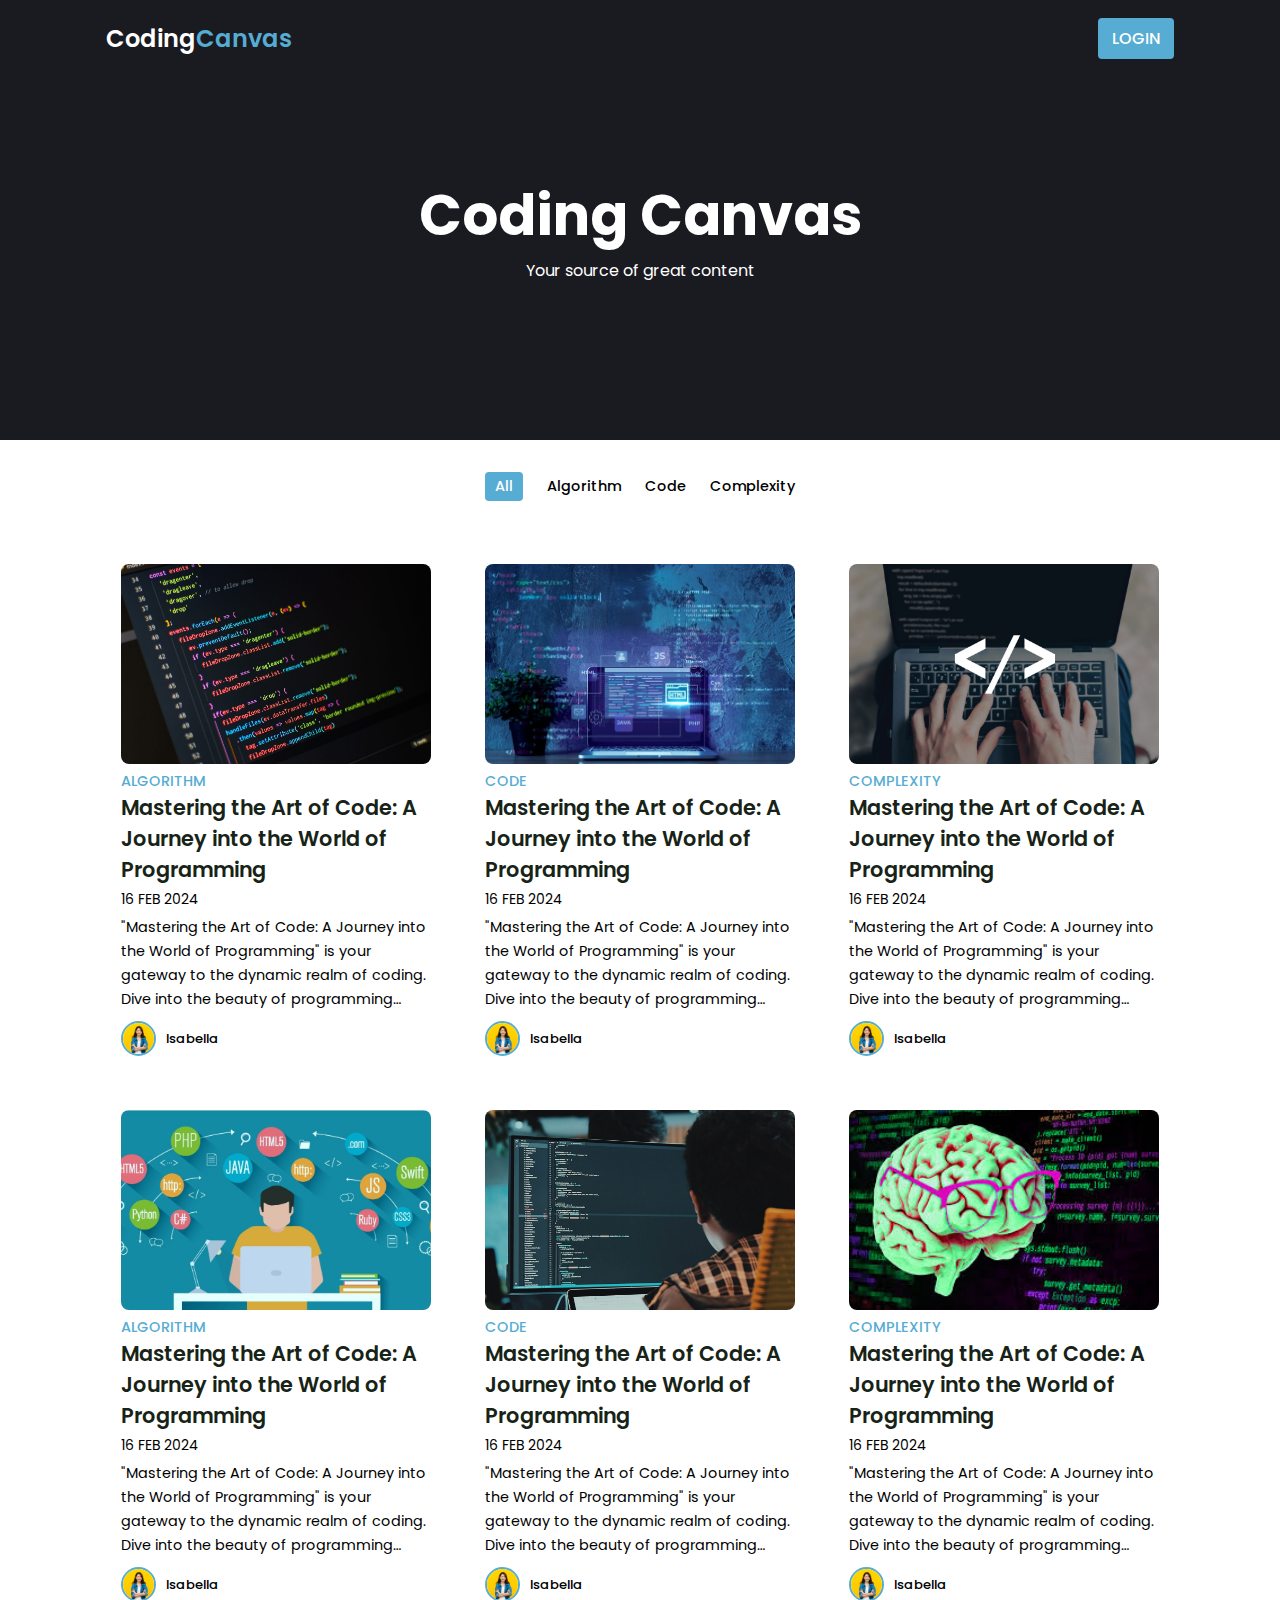
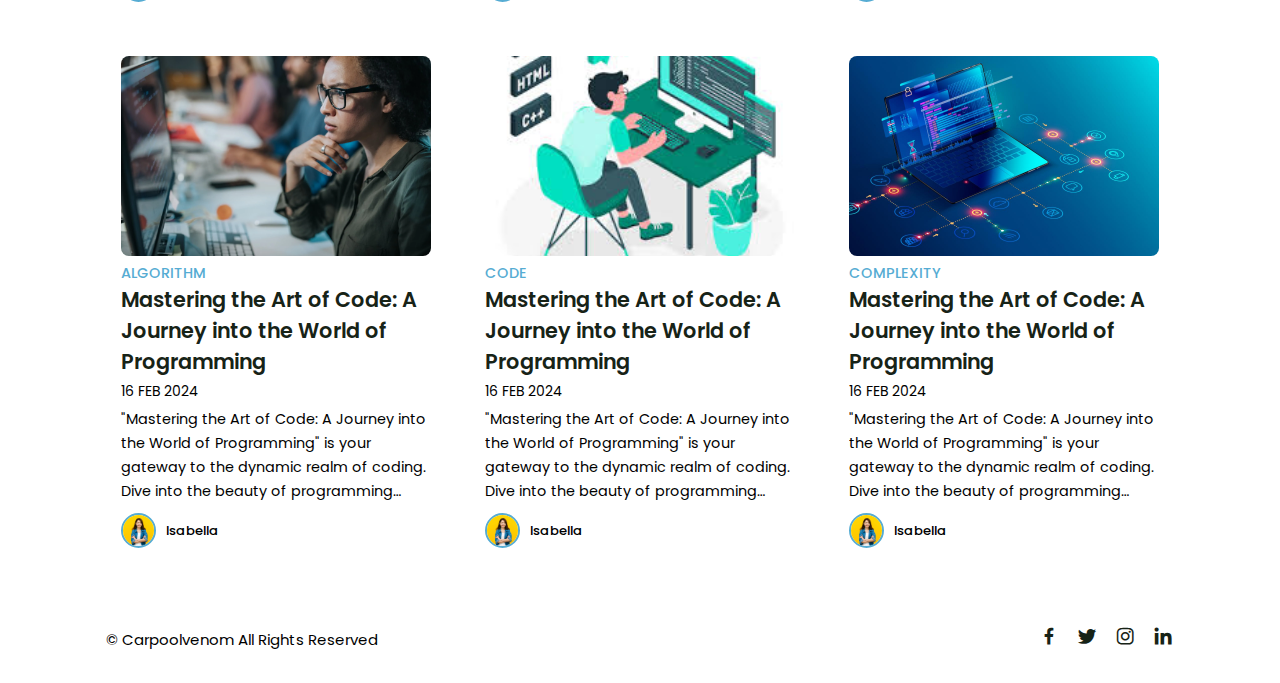
<file: index.html>
<!DOCTYPE html>
<html>
    <head>
        <meta charset="UTF-8">
        <meta http-equiv="X-UA-Compatible" content="IE=edge">
        <meta name="viewport" content="width=device-width, initial-scale=1.0">
        <title>Blog Website</title>
        <link rel="stylesheet" href="style.css">
        <link href='https://unpkg.com/boxicons@2.1.4/css/boxicons.min.css' rel='stylesheet'>

    </head>

    <body>
        <header>
            <div class="nav container">
            <a href="#" class="logo">Coding<span>Canvas</span></a>
            <a href="#" class="login">Login</a>
        </div>
        </header>

        <section class="home" id="home">
            <div class="home-text container">
                <h2 class="home-title">Coding Canvas</h2>
                <span class="home-subtitle">Your source of great content</span>
            </div>
        </section>

        <div class="post-filter container">
            <span class="filter-item active-filter" data-filter='all'>All</span>
            <span class="filter-item" data-filter='algorithm'>Algorithm</span>
            <span class="filter-item" data-filter='code'>Code</span>
            <span class="filter-item" data-filter='complexity'>Complexity</span>
        </div>

        <section class="post container">

            <div class="post-box algorithm">
                <img src="post-1.jpg" alt="" class="post-img">
                <h2 class="category">Algorithm</h2>
                <a href="post-page.html" class="post-title">
                    Mastering the Art of Code: A Journey into the World of Programming                </a>
                <span class="post-date">16 feb 2024</span>
                <p class="post-description">"Mastering the Art of Code: A Journey into the World of Programming" is your gateway to the dynamic realm of coding. Dive into the beauty of programming languages, unraveling Python's elegance, JavaScript's versatility, and Java's robustness. This blog bridges theory and practice, guiding beginners and seasoned developers alike through fundamental algorithms, advanced data structures, and real-world applications. Discover expert tips, tricks, and a vibrant coding community where collaboration and creativity thrive. More than just a blog, it's a source of inspiration, a guide to innovation, and a celebration of the artistry behind coding.</p>

                <div class="profile">
                    <img src="profile-1.jpg" alt="" class="profile-img">
                    <span class="profile-name">Isabella</span>
                </div>
            </div>

            <div class="post-box code">
                <img src="post-2.jpg" alt="" class="post-img">
                <h2 class="category">Code</h2>
                <a href="post-page.html" class="post-title">
                    Mastering the Art of Code: A Journey into the World of Programming                </a>
                <span class="post-date">16 feb 2024</span>
                <p class="post-description">"Mastering the Art of Code: A Journey into the World of Programming" is your gateway to the dynamic realm of coding. Dive into the beauty of programming languages, unraveling Python's elegance, JavaScript's versatility, and Java's robustness. This blog bridges theory and practice, guiding beginners and seasoned developers alike through fundamental algorithms, advanced data structures, and real-world applications. Discover expert tips, tricks, and a vibrant coding community where collaboration and creativity thrive. More than just a blog, it's a source of inspiration, a guide to innovation, and a celebration of the artistry behind coding.</p>

                <div class="profile">
                    <img src="profile-1.jpg" alt="" class="profile-img">
                    <span class="profile-name">Isabella</span>
                </div>
            </div>

            <div class="post-box complexity">
                <img src="post-3.jpg" alt="" class="post-img">
                <h2 class="category">Complexity</h2>
                <a href="post-page.html" class="post-title">
                    Mastering the Art of Code: A Journey into the World of Programming                </a>
                <span class="post-date">16 feb 2024</span>
                <p class="post-description">"Mastering the Art of Code: A Journey into the World of Programming" is your gateway to the dynamic realm of coding. Dive into the beauty of programming languages, unraveling Python's elegance, JavaScript's versatility, and Java's robustness. This blog bridges theory and practice, guiding beginners and seasoned developers alike through fundamental algorithms, advanced data structures, and real-world applications. Discover expert tips, tricks, and a vibrant coding community where collaboration and creativity thrive. More than just a blog, it's a source of inspiration, a guide to innovation, and a celebration of the artistry behind coding.</p>

                <div class="profile">
                    <img src="profile-1.jpg" alt="" class="profile-img">
                    <span class="profile-name">Isabella</span>
                </div>
            </div>

            <div class="post-box algorithm">
                <img src="post-4.jpg" alt="" class="post-img">
                <h2 class="category">Algorithm</h2>
                <a href="post-page.html" class="post-title">
                    Mastering the Art of Code: A Journey into the World of Programming                </a>
                <span class="post-date">16 feb 2024</span>
                <p class="post-description">"Mastering the Art of Code: A Journey into the World of Programming" is your gateway to the dynamic realm of coding. Dive into the beauty of programming languages, unraveling Python's elegance, JavaScript's versatility, and Java's robustness. This blog bridges theory and practice, guiding beginners and seasoned developers alike through fundamental algorithms, advanced data structures, and real-world applications. Discover expert tips, tricks, and a vibrant coding community where collaboration and creativity thrive. More than just a blog, it's a source of inspiration, a guide to innovation, and a celebration of the artistry behind coding.</p>

                <div class="profile">
                    <img src="profile-1.jpg" alt="" class="profile-img">
                    <span class="profile-name">Isabella</span>
                </div>
            </div>

            <div class="post-box code">
                <img src="post-5.jpg" alt="" class="post-img">
                <h2 class="category">Code</h2>
                <a href="post-page.html" class="post-title">
                    Mastering the Art of Code: A Journey into the World of Programming                </a>
                <span class="post-date">16 feb 2024</span>
                <p class="post-description">"Mastering the Art of Code: A Journey into the World of Programming" is your gateway to the dynamic realm of coding. Dive into the beauty of programming languages, unraveling Python's elegance, JavaScript's versatility, and Java's robustness. This blog bridges theory and practice, guiding beginners and seasoned developers alike through fundamental algorithms, advanced data structures, and real-world applications. Discover expert tips, tricks, and a vibrant coding community where collaboration and creativity thrive. More than just a blog, it's a source of inspiration, a guide to innovation, and a celebration of the artistry behind coding.</p>

                <div class="profile">
                    <img src="profile-1.jpg" alt="" class="profile-img">
                    <span class="profile-name">Isabella</span>
                </div>
            </div>

            <div class="post-box complexity">
                <img src="post-6.jpg" alt="" class="post-img">
                <h2 class="category">Complexity</h2>
                <a href="post-page.html" class="post-title">
                    Mastering the Art of Code: A Journey into the World of Programming                </a>
                <span class="post-date">16 feb 2024</span>
                <p class="post-description">"Mastering the Art of Code: A Journey into the World of Programming" is your gateway to the dynamic realm of coding. Dive into the beauty of programming languages, unraveling Python's elegance, JavaScript's versatility, and Java's robustness. This blog bridges theory and practice, guiding beginners and seasoned developers alike through fundamental algorithms, advanced data structures, and real-world applications. Discover expert tips, tricks, and a vibrant coding community where collaboration and creativity thrive. More than just a blog, it's a source of inspiration, a guide to innovation, and a celebration of the artistry behind coding.</p>

                <div class="profile">
                    <img src="profile-1.jpg" alt="" class="profile-img">
                    <span class="profile-name">Isabella</span>
                </div>
            </div>

            <div class="post-box algorithm">
                <img src="post-7.jpg" alt="" class="post-img">
                <h2 class="category">Algorithm</h2>
                <a href="post-page.html" class="post-title">
                    Mastering the Art of Code: A Journey into the World of Programming                </a>
                <span class="post-date">16 feb 2024</span>
                <p class="post-description">"Mastering the Art of Code: A Journey into the World of Programming" is your gateway to the dynamic realm of coding. Dive into the beauty of programming languages, unraveling Python's elegance, JavaScript's versatility, and Java's robustness. This blog bridges theory and practice, guiding beginners and seasoned developers alike through fundamental algorithms, advanced data structures, and real-world applications. Discover expert tips, tricks, and a vibrant coding community where collaboration and creativity thrive. More than just a blog, it's a source of inspiration, a guide to innovation, and a celebration of the artistry behind coding.</p>

                <div class="profile">
                    <img src="profile-1.jpg" alt="" class="profile-img">
                    <span class="profile-name">Isabella</span>
                </div>
            </div>

            <div class="post-box code">
                <img src="post-8.jpg" alt="" class="post-img">
                <h2 class="category">Code</h2>
                <a href="post-page.html" class="post-title">
                    Mastering the Art of Code: A Journey into the World of Programming                </a>
                <span class="post-date">16 feb 2024</span>
                <p class="post-description">"Mastering the Art of Code: A Journey into the World of Programming" is your gateway to the dynamic realm of coding. Dive into the beauty of programming languages, unraveling Python's elegance, JavaScript's versatility, and Java's robustness. This blog bridges theory and practice, guiding beginners and seasoned developers alike through fundamental algorithms, advanced data structures, and real-world applications. Discover expert tips, tricks, and a vibrant coding community where collaboration and creativity thrive. More than just a blog, it's a source of inspiration, a guide to innovation, and a celebration of the artistry behind coding.</p>

                <div class="profile">
                    <img src="profile-1.jpg" alt="" class="profile-img">
                    <span class="profile-name">Isabella</span>
                </div>
            </div>

            <div class="post-box complexity">
                <img src="post-9.jpg" alt="" class="post-img">
                <h2 class="category">Complexity</h2>
                <a href="post-page.html" class="post-title">
                    Mastering the Art of Code: A Journey into the World of Programming                </a>
                <span class="post-date">16 feb 2024</span>
                <p class="post-description">"Mastering the Art of Code: A Journey into the World of Programming" is your gateway to the dynamic realm of coding. Dive into the beauty of programming languages, unraveling Python's elegance, JavaScript's versatility, and Java's robustness. This blog bridges theory and practice, guiding beginners and seasoned developers alike through fundamental algorithms, advanced data structures, and real-world applications. Discover expert tips, tricks, and a vibrant coding community where collaboration and creativity thrive. More than just a blog, it's a source of inspiration, a guide to innovation, and a celebration of the artistry behind coding.</p>

                <div class="profile">
                    <img src="profile-1.jpg" alt="" class="profile-img">
                    <span class="profile-name">Isabella</span>
                </div>
            </div>
        </section>

        <div class="footer container">
            <p>&#169; Carpoolvenom All Rights Reserved</p>
            <div class="social">
                <a href="#"><i class='bx bxl-facebook'></i></a>
                <a href="#"><i class='bx bxl-twitter'></i></a>
                <a href="#"><i class='bx bxl-instagram'></i></a>
                <a href="#"><i class='bx bxl-linkedin'></i></a>

            </div>
        </div>

        <script src="https://code.jquery.com/jquery-3.7.1.js" integrity="sha256-eKhayi8LEQwp4NKxN+CfCh+3qOVUtJn3QNZ0TciWLP4=" crossorigin="anonymous"></script>
        <script src="script.js"></script>
    </body>
</html>
</file>
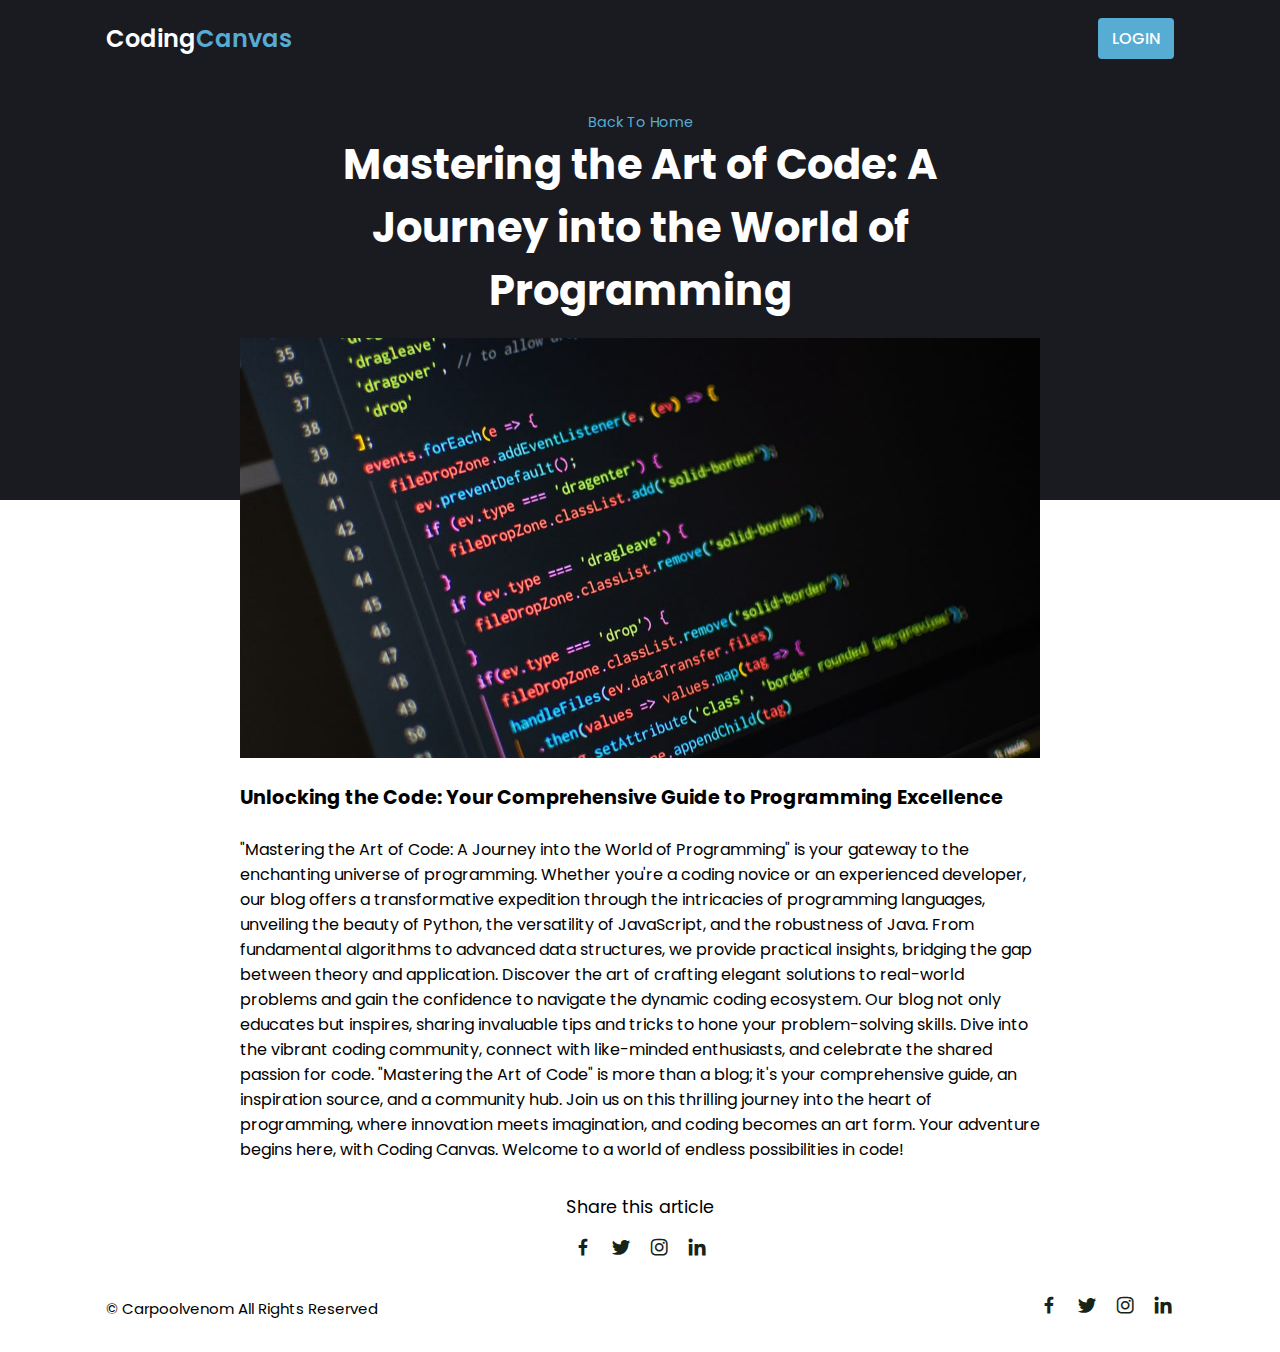
<file: post-page.html>
<!DOCTYPE html>
<html>
    <head>
        <meta charset="UTF-8">
        <meta http-equiv="X-UA-Compatible" content="IE=edge">
        <meta name="viewport" content="width=device-width, initial-scale=1.0">
        <title>Post Page</title>
        <link rel="stylesheet" href="style.css">
        <link href='https://unpkg.com/boxicons@2.1.4/css/boxicons.min.css' rel='stylesheet'>

    </head>

    <body>
        <header>
            <div class="nav container">
            <a href="index.html" class="logo">Coding<span>Canvas</span></a>
            <a href="#" class="login">Login</a>
        </div>
        </header>
      
        <section class="post-header">
            <div class="header-content post-container">
                <a href="index.html" class="back-home">Back To Home</a>
                <h1 class="header-title">Mastering the Art of Code: A Journey into the World of Programming</h1>
                <img src="post-1.jpg" alt="" class="header-img">
            </div>
        </section>

        <section class="post-content post-container">
            <br><br><br>
            <h2 class="sub-heading">Unlocking the Code: Your Comprehensive Guide to Programming Excellence</h2>
            <br>
            <p class="post-section">"Mastering the Art of Code: A Journey into the World of Programming" is your gateway to the enchanting universe of programming. Whether you're a coding novice or an experienced developer, our blog offers a transformative expedition through the intricacies of programming languages, unveiling the beauty of Python, the versatility of JavaScript, and the robustness of Java. From fundamental algorithms to advanced data structures, we provide practical insights, bridging the gap between theory and application. Discover the art of crafting elegant solutions to real-world problems and gain the confidence to navigate the dynamic coding ecosystem. Our blog not only educates but inspires, sharing invaluable tips and tricks to hone your problem-solving skills. Dive into the vibrant coding community, connect with like-minded enthusiasts, and celebrate the shared passion for code. "Mastering the Art of Code" is more than a blog; it's your comprehensive guide, an inspiration source, and a community hub. Join us on this thrilling journey into the heart of programming, where innovation meets imagination, and coding becomes an art form. Your adventure begins here, with Coding Canvas. Welcome to a world of endless possibilities in code!</p>
        </section>

        <div class="share post-container">
            <span class="share-title">Share this article</span>
            <div class="social">
                <a href="#"><i class='bx bxl-facebook'></i></a>
                <a href="#"><i class='bx bxl-twitter'></i></a>
                <a href="#"><i class='bx bxl-instagram'></i></a>
                <a href="#"><i class='bx bxl-linkedin'></i></a>
            </div>
        </div>

        <div class="footer container">
            <p>&#169; Carpoolvenom All Rights Reserved</p>
            <div class="social">
                <a href="#"><i class='bx bxl-facebook'></i></a>
                <a href="#"><i class='bx bxl-twitter'></i></a>
                <a href="#"><i class='bx bxl-instagram'></i></a>
                <a href="#"><i class='bx bxl-linkedin'></i></a>

            </div>
        </div>

        <script src="https://code.jquery.com/jquery-3.7.1.js" integrity="sha256-eKhayi8LEQwp4NKxN+CfCh+3qOVUtJn3QNZ0TciWLP4=" crossorigin="anonymous"></script>
        <script src="script.js"></script>
    </body>
</html>
</file>
<file: style.css>
@import url('https://fonts.googleapis.com/css2?family=Poppins:ital,wght@0,100;0,200;0,300;0,400;0,500;0,600;0,700;0,800;0,900;1,100;1,200;1,300;1,400;1,500;1,600;1,700;1,800;1,900&display=swap');
*{
    font-family:'Poppins', sans-serif;
    margin: 0;
    padding: 0;
    scroll-behavior: smooth;
    scroll-padding-top: 2rem;
    box-sizing: border-box;
}

:root{
    --container-color:#1a1a21;
    --second-color:#56acd3;
    --text-color:#172317;
    --bg-color:#fff;
}
::selection{
    color:var(--bg-color);
    background:var(--second-color);
}
a{
    text-decoration: none;
}
li{
    list-style: none;
}
img{
    width: 100%;
}
section{
    padding: 3rem 0 2rem;
}
.container{
    max-width: 1068px;
    margin: auto;
    width:100%;
   
}
header{
    position: fixed;
    top:0;
    left: 0;
    width: 100%;
    z-index:200;
    background: #1a1a21;
}
header.shadow{
    box-shadow: 0 1px 4px hsl(0 4% 14% /10%);
    transition: 0.4s;
}
header.shadow.logo{
    color:var(--text-color);
}
.nav{
    display: flex;
    align-items: center;
    justify-content: space-between;
    padding: 18px 0;
}
.logo{
    font-size: 1.5rem;
    font-weight: 600;
    color: white;
}
.logo span{
    color:var(--second-color);
}
.login{
    padding: 8px 14px;
    text-transform: uppercase;
    font-weight: 500;
    border-radius: 4px;
    background: var(--second-color);
    color:var(--bg-color);
}
.login:hover{
    background: hsl(24,98%,58%);
    transition:0.3s;
}
.home{
    width:100%;
    min-height: 440px;
    background: var(--container-color);
    display: grid;
    justify-content: center;
    align-items: center;
}
.home-text{
    color:var(--bg-color);
    text-align: center;
}
.home-title{
    font-size: 3.5rem;
}
.home-subtitle{
    font-size: 1rem;
    font-weight: 400;
}
.post-filter{
    display: flex;
    justify-content: center;
    align-items: center;
    column-gap: 1.5rem;
    margin-top: 2rem !important;
}
.filter-item{
    font-size: 0.9rem;
    font-weight: 500;
    cursor: pointer;
}
.active-filter{
    background: var(--second-color);
    color: var(--bg-color);
    padding: 4px 10px;
    border-radius: 4px;
}
.post{
    display: grid;
    grid-template-columns: repeat(auto-fit, minmax(280px, auto));
    justify-content: center;
    gap: 1.5rem;
}
.post-box{
    background: var(--bg-color);
    box-shadow: 0 4px 14px hsl(355deg, 25% 15% / 10%);
    padding: 15px;
    border-radius: 0.5rem;
}
.post-img{
    width:100%;
    height: 200px;
    object-fit: cover;
    object-position: center;
    border-radius: 0.5rem;
}
.category{
    font-size: 0.9rem;
    font-weight: 500;
    text-transform: uppercase;
    color: var(--second-color);
}
.post-title{
    font-size: 1.3rem;
    font-weight: 600;
    color: var(--text-color);
    display: -webkit-box;
    -webkit-line-clamp: 3;
    -webkit-box-orient: vertical;
    overflow: hidden;
}
.post-date{
    display: flex;
    font-size: 0.875rem;
    text-transform: uppercase;
    font-weight: 400;
    margin-top: 4px;
}
.post-description{
    font-size: 0.9rem;
    line-height: 1.5rem;
    margin:5px 0 10px;
    display: -webkit-box;
    -webkit-line-clamp: 4;
    -webkit-box-orient: vertical;
    overflow: hidden;
}
.profile{
    display: flex;
    align-items: center;
    gap: 10px;
}
.profile-img{
    width: 35px;
    height:35px;
    border-radius: 50%;
    object-fit: cover;
    object-position: center;
    border: 2px solid var(--second-color);
}
.profile-name{
    font-size: 0.82rem;
    font-weight: 500;
}
.footer{
    display: flex;
    justify-content: space-between;
    align-items: center;
    padding: 30px 0;
}
.footer p{
    font-size:0.938rem;
}
.social{
    display: flex;
    align-items: center;
    column-gap: 1rem;
}
.social .bx{
    font-size:1.4rem;
    color:var(--text-color);
}
.social .bx:hover{
    color:var(--second-color);
    transition: 0.3s all linear;
}
.post-header{
    width:100%;
    height:500px;
    background: var(--container-color);
}
.post-container{
    max-width: 800px;
    margin:auto;
    width:100%;
}
.header-content{
    display: flex;
    flex-direction: column;
    align-items: center;
    margin-top: 4rem !important;
}
.back-home{
    color: var(--second-color);
    font-size: 0.9rem;
}
.header-title{
    width:90%;
    font-size: 2.6rem;
    color:var(--bg-color);
    text-align: center;
    margin-bottom: 1rem;
}
.header-img{
    width:100%;
    height:420px;
    object-fit: cover;
    object-position: center;
}
.post-content{
    margin-top: 10rem !important;
}
.sub-heading{
    font-size: 1.2rem;
}
.post-text{
    font-size: 1rem;
    line-height: 1.7rem;
    margin: 1rem 0;
    text-align: justify;
}
.share{
    display: flex;
    flex-direction: column;
    align-items: center;
    row-gap: 1rem;
}
.share-title{
    font-size: 1.1rem;
}
@media(max-width:1060px){
    .container{
        margin: 0 auto;
        width: 95%;
    }
    .home-text{
        width:100%;
    }
}
@media(max-width:800px){
    .nav {
        padding: 14px 0px;
    }
    .post-container{
        margin: 0 auto;
        width: 95%;
    }
}
@media(max-width:768px){
    .nav {
        padding: 10px 0px;
    }
    section{
        padding: 2rem 0;
    }
    .header-content {
        margin-top: 3rem !important;
    }
    .home {
        min-height: 380px;
    }
    .home-title {
        font-size: 3rem;
    }
    .header-title {
        font-size: 2rem;
    }
    .header-img {
        height: 370px;
    }
    .post-header {
        height: 435px;
    }
    .post-content {
        margin-top: 9rem !important;
    }
}
@media(max-width:570px){
    .post-header {
        height: 390px;
    }
    .header-title {
        width: 100%;
    }
    .header-img {
    height: 340px;
    }
    .footer {
        row-gap: 1rem;
        flex-direction: column;
        padding: 20px 0;
        text-align: center;
    }
}
@media(max-width:396px){
    .home-title {
        font-size: 2rem;
    }
    .home-subtitle {
        font-size: 0.9rem;
    }
    .home {
        min-height: 300px;
    }
    .post-box{
        padding: 10px;
    }
    .header-title {
        font-size: 1.4rem;
    }
    .header-img {
        height: 240px;
    }
    .post-header {
        height: 335px;
    }
    .post-content {
        margin-top: 5rem !important;
    }
    .post-text {
        font-size: 0.875rem;
        line-height: 1.5rem;
        margin: 10px 0;
    }
}
</file>
